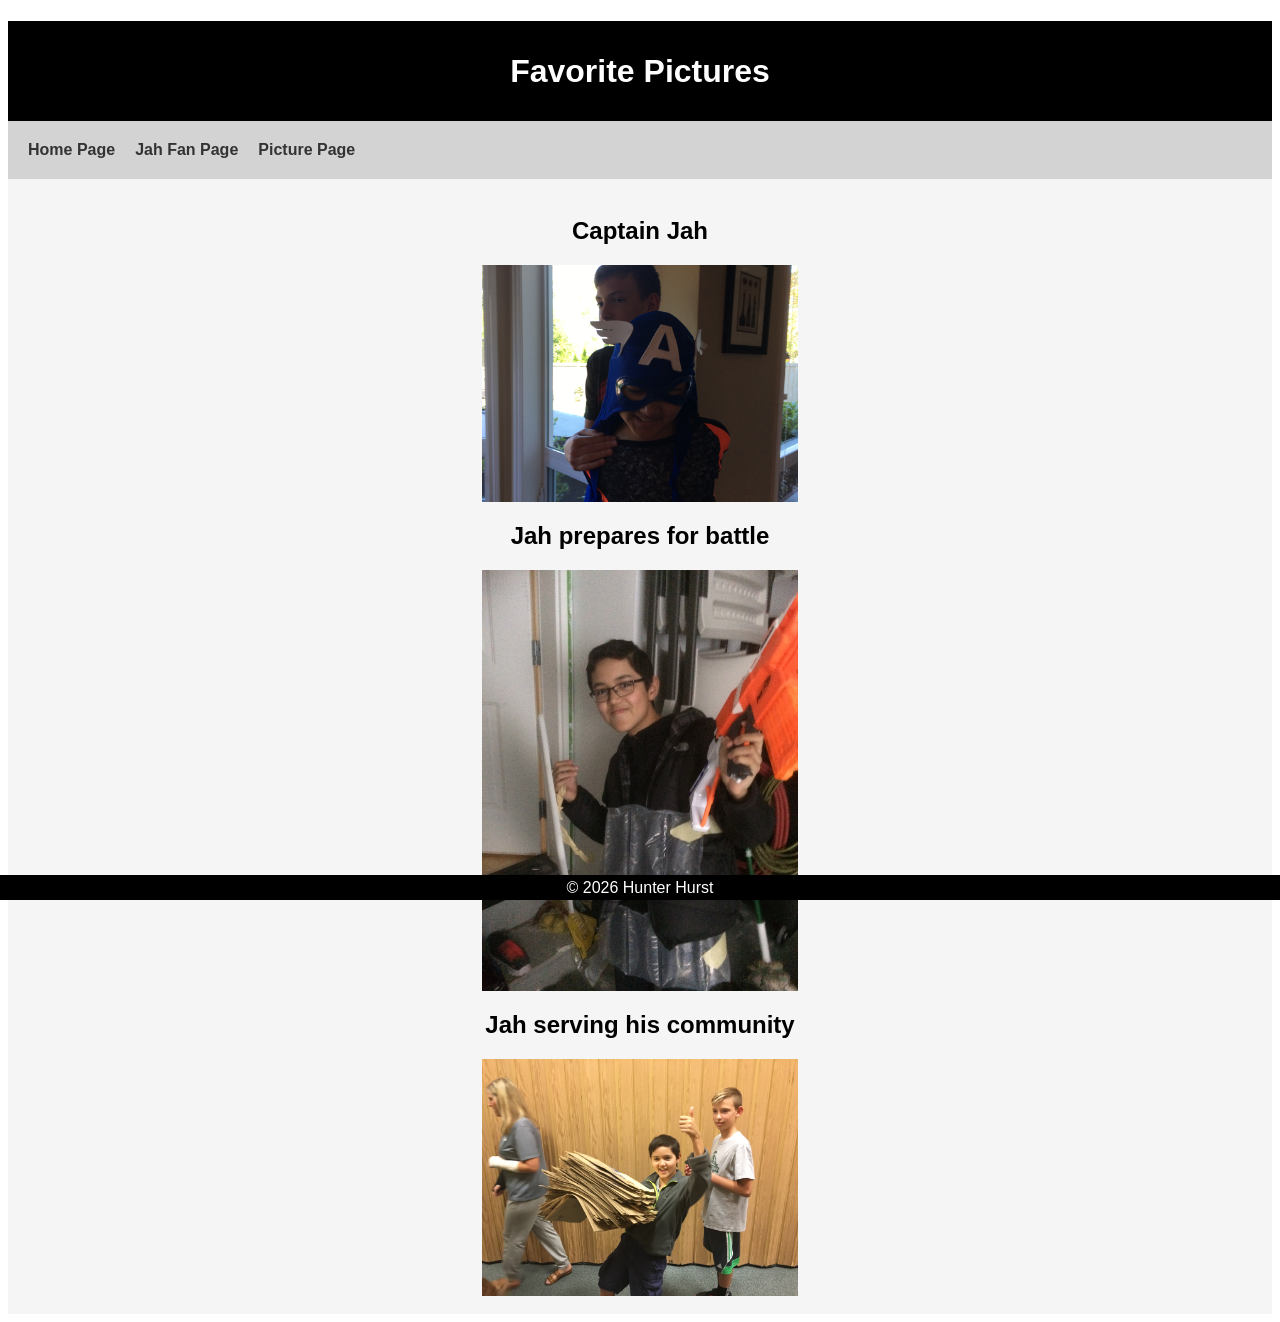
<file: WebDev/html/page3.html>
<!DOCTYPE html>
<html lang="en">
<head>
    <meta charset="UTF-8">
    <meta name="viewport" content="width=device-width, initial-scale=1.0">
    <title>Document</title>
    <link rel="stylesheet" type="text/css" href="../styles/newPageStyles.css">
</head>
<body>
    <div class="common header">
        <h1>Favorite Pictures</h1>
</div>
<nav class="common">
    <a href="../index.html">Home Page</a>
    <a href="dc.html">Jah Fan Page</a>
    <a href="#">Picture Page</a>
</nav>
    <div class="common mainbody">
        <br>
        <h2>Captain Jah</h2>
        <img src="../Images/Jah3.JPG">
        <h2>Jah prepares for battle</h2>
        <img src="../Images/Jah1.JPG">
        <h2>Jah serving his community</h2>
        <img src="../Images/Jah2.jpeg">
        
        <br>
    </div>
    <div class="common footer">
        &copy; 2026 Hunter Hurst
    </div>
</body>
</html>
</file>
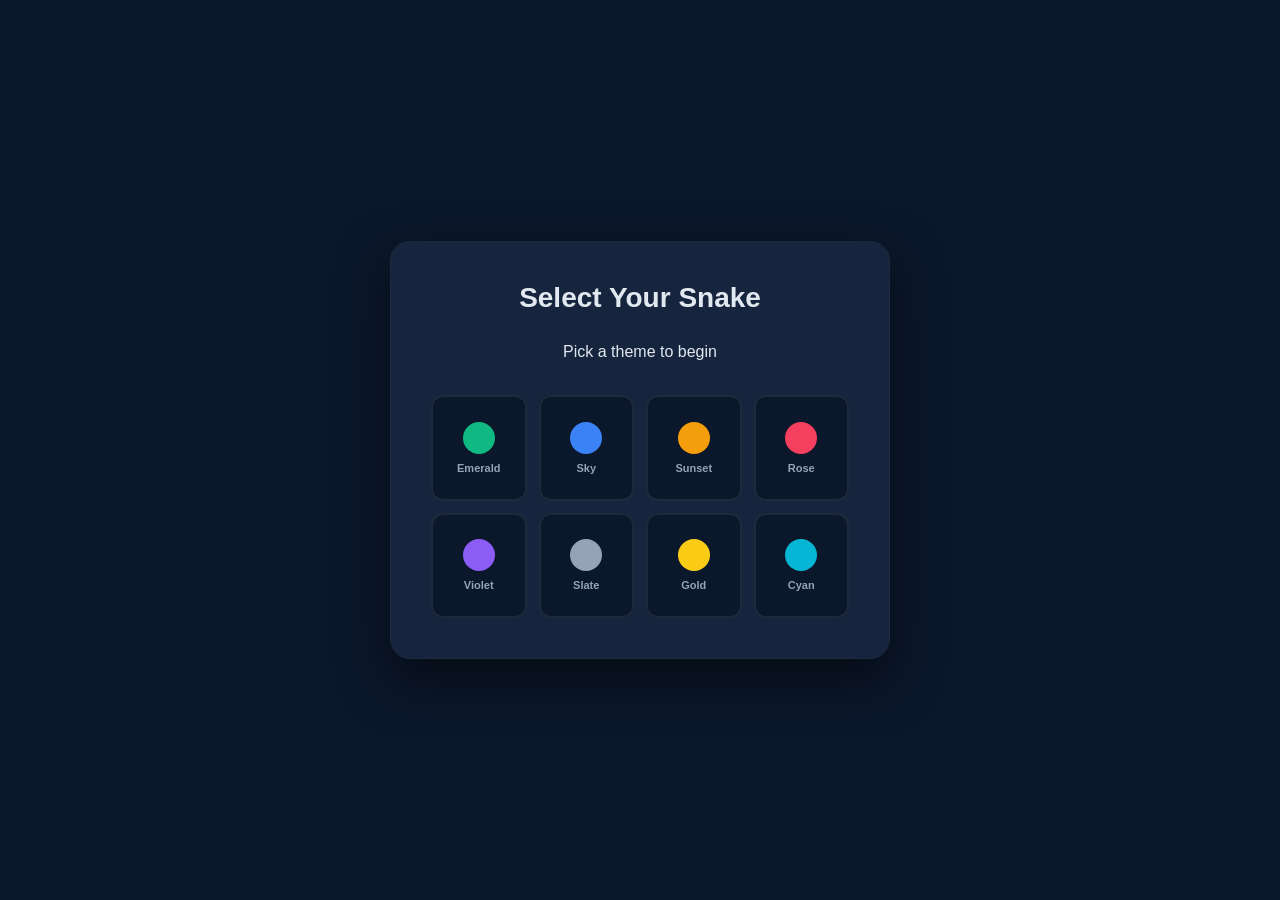
<file: WebDev/startbootstrap-clean-blog-gh-pages/ai.html>
<!DOCTYPE html>
<html lang="en">
<head>
<meta charset="UTF-8">
<meta name="viewport" content="width=device-width, initial-scale=1">
<title>Snake - Professional Edition</title>
<style>
  * { box-sizing: border-box; margin: 0; padding: 0; }
  body { 
    font-family: 'Segoe UI', sans-serif; 
    background: #0B172A; 
    color: #E2E8F0; 
    display: flex; 
    justify-content: center; 
    align-items: center;
    min-height: 100vh;
  }

  #snake-root { 
    display: flex; 
    flex-direction: column; 
    align-items: center; 
    width: 100%;
    padding: 20px;
  }

  /* FIXED COLOR SELECTION SCREEN */
  #color-screen { 
    display: flex; 
    flex-direction: column; 
    align-items: center; 
    gap: 1.5rem; 
    padding: 2.5rem;
    background: #16243d;
    border-radius: 20px;
    border: 1px solid #1E293B;
    box-shadow: 0 20px 50px rgba(0,0,0,0.5);
    width: 100%;
    max-width: 500px; /* Fixed the width so buttons fit */
  }

  .color-grid { 
    display: grid; 
    grid-template-columns: repeat(4, 1fr); 
    gap: 12px; 
    width: 100%;
  }

  .color-btn { 
    width: 100%; 
    aspect-ratio: 1 / 1.1;
    border-radius: 12px; 
    border: 2px solid #1E293B; 
    background: #0B172A;
    cursor: pointer; 
    display: flex; 
    flex-direction: column; 
    align-items: center; 
    justify-content: center; 
    gap: 8px; 
    transition: 0.2s; 
  }
  .color-btn:hover { transform: translateY(-5px); border-color: #94A3B8; }
  .color-btn .swatch { width: 32px; height: 32px; border-radius: 50%; }
  .color-btn span { font-size: 11px; font-weight: 600; color: #94A3B8; }

  /* GAME SCREEN */
  #game-screen { display: none; flex-direction: column; align-items: center; gap: 20px; }
  
  #hud { 
    display: flex; 
    gap: 60px; 
    font-size: 22px; 
    font-weight: bold;
    color: #94A3B8; 
    background: #16243d;
    padding: 15px 40px;
    border-radius: 50px;
    border: 1px solid #1E293B;
  }
  #hud span { color: #F8FAFC; }

  canvas { 
    border: 5px solid #1E293B; 
    border-radius: 15px; 
    background: #0D1117;
    box-shadow: 0 15px 50px rgba(0,0,0,0.7);
    width: 600px;
    height: 600px;
  }

  #message { font-size: 18px; color: #94A3B8; font-weight: 500; height: 28px; }

  #restart-btn { 
    display: none; 
    padding: 15px 40px; 
    border: none; 
    border-radius: 50px; 
    background: #94A3B8; 
    color: #0B172A;
    cursor: pointer; 
    font-size: 18px; 
    font-weight: bold;
    margin-bottom: 10px;
  }

  .dpad { display: grid; grid-template-columns: repeat(3, 75px); gap: 10px; }
  .dpad button { 
    background: #16243d; 
    border: 2px solid #1E293B; 
    color: #F8FAFC;
    border-radius: 15px; 
    font-size: 28px; 
    height: 75px;
    width: 100%;
    cursor: pointer; 
    display: flex; 
    align-items: center; 
    justify-content: center;
  }
  .dpad button:active { background: #94A3B8; color: #0B172A; }
</style>
</head>
<body>

<div id="snake-root">
  <div id="color-screen">
    <h2 style="font-size: 28px; margin-bottom: 5px;">Select Your Snake</h2>
    <p style="margin-bottom: 10px;">Pick a theme to begin</p>
    <div class="color-grid" id="color-grid"></div>
  </div>

  <div id="game-screen">
    <div id="hud">
      <div>SCORE <span id="score-val">0</span></div>
      <div>BEST <span id="best-val">0</span></div>
    </div>
    <canvas id="c" width="600" height="600"></canvas>
    <div id="message">Use arrow keys or click the buttons</div>
    <button id="restart-btn" onclick="startGame()">PLAY AGAIN</button>
    
    <div class="dpad">
      <div style="grid-column: 2;"><button onclick="handleBtn(event, 0,-1)">▲</button></div>
      <div style="grid-row: 2; grid-column: 1;"><button onclick="handleBtn(event, -1,0)">◀</button></div>
      <div style="grid-row: 2; grid-column: 2;"><button onclick="handleBtn(event, 0,1)">▼</button></div>
      <div style="grid-row: 2; grid-column: 3;"><button onclick="handleBtn(event, 1,0)">▶</button></div>
    </div>
  </div>
</div>

<script>
const COLORS = [
  { name:"Emerald", head:"#10B981", body:"#059669" },
  { name:"Sky",     head:"#3B82F6", body:"#2563EB" },
  { name:"Sunset",  head:"#F59E0B", body:"#D97706" },
  { name:"Rose",    head:"#F43F5E", body:"#E11D48" },
  { name:"Violet",  head:"#8B5CF6", body:"#7C3AED" },
  { name:"Slate",   head:"#94A3B8", body:"#64748B" },
  { name:"Gold",    head:"#FACC15", body:"#EAB308" },
  { name:"Cyan",    head:"#06B6D4", body:"#0891B2" },
];

const CELL=30, COLS=20, ROWS=20;
let snake, dx, dy, food, score, best=0, loop, chosen, dead;

const grid = document.getElementById('color-grid');
COLORS.forEach(c => {
  const btn = document.createElement('button');
  btn.className = 'color-btn';
  btn.innerHTML = `<div class="swatch" style="background:${c.head}"></div><span>${c.name}</span>`;
  btn.onclick = () => { chosen = c; pickColor(); };
  grid.appendChild(btn);
});

function pickColor() {
  document.getElementById('color-screen').style.display = 'none';
  document.getElementById('game-screen').style.display = 'flex';
  startGame();
}

function rndFood() {
  let f;
  do { f = { x: Math.floor(Math.random()*COLS), y: Math.floor(Math.random()*ROWS) }; }
  while (snake.some(s => s.x===f.x && s.y===f.y));
  return f;
}

function startGame() {
  clearInterval(loop);
  dead = false;
  snake = [{x:10,y:10},{x:9,y:10},{x:8,y:10}];
  dx=1; dy=0; score=0;
  food = rndFood();
  document.getElementById('score-val').textContent = 0;
  document.getElementById('message').textContent = 'Collect the pixels';
  document.getElementById('restart-btn').style.display = 'none';
  draw();
  loop = setInterval(tick, 110);
}

function handleBtn(e, nx, ny) {
  e.preventDefault(); 
  dir(nx, ny);
}

function dir(nx, ny) {
  if (nx===-dx && ny===-dy) return;
  dx=nx; dy=ny;
}

function tick() {
  const head = { x: snake[0].x+dx, y: snake[0].y+dy };
  if (head.x<0||head.x>=COLS||head.y<0||head.y>=ROWS||snake.some(s=>s.x===head.x&&s.y===head.y)) {
    clearInterval(loop); dead=true;
    if (score>best) { best=score; document.getElementById('best-val').textContent=best; }
    document.getElementById('message').textContent = "GAME OVER";
    document.getElementById('restart-btn').style.display = 'inline-block';
    draw(); return;
  }
  snake.unshift(head);
  if (head.x===food.x && head.y===food.y) {
    score++; document.getElementById('score-val').textContent=score; food=rndFood();
  } else { snake.pop(); }
  draw();
}

function draw() {
  const cv=document.getElementById('c'), ctx=cv.getContext('2d');
  ctx.fillStyle = '#0D1117';
  ctx.fillRect(0,0,cv.width,cv.height);

  ctx.strokeStyle = '#16243d';
  ctx.lineWidth = 1;
  for(let i=0; i<=COLS; i++) {
    ctx.beginPath(); ctx.moveTo(i*CELL, 0); ctx.lineTo(i*CELL, cv.height); ctx.stroke();
    ctx.beginPath(); ctx.moveTo(0, i*CELL); ctx.lineTo(cv.width, i*CELL); ctx.stroke();
  }

  snake.forEach((s,i) => {
    ctx.fillStyle = i===0 ? chosen.head : chosen.body;
    rr(ctx,s.x*CELL+2,s.y*CELL+2,CELL-4,CELL-4,i===0?8:5);
    if (i===0) {
      ctx.fillStyle='#fff';
      ctx.beginPath();
      ctx.arc(s.x*CELL+CELL/2 + (dx*7) + (dy*7), s.y*CELL+CELL/2 + (dy*7) - (dx*7), 4, 0, Math.PI*2);
      ctx.arc(s.x*CELL+CELL/2 + (dx*7) - (dy*7), s.y*CELL+CELL/2 + (dy*7) + (dx*7), 4, 0, Math.PI*2);
      ctx.fill();
    }
  });

  ctx.shadowBlur = 20;
  ctx.shadowColor = '#FF3E3E';
  ctx.fillStyle='#FF3E3E'; 
  rr(ctx,food.x*CELL+6,food.y*CELL+6,CELL-12,CELL-12,6);
  ctx.shadowBlur = 0;
}

function rr(ctx,x,y,w,h,r) {
  ctx.beginPath();
  ctx.moveTo(x+r,y); ctx.lineTo(x+w-r,y); ctx.arcTo(x+w,y,x+w,y+r,r);
  ctx.lineTo(x+w,y+h-r); ctx.arcTo(x+w,y+h,x+w-r,y+h,r);
  ctx.lineTo(x+r,y+h); ctx.arcTo(x,y+h,x,y+h-r,r);
  ctx.lineTo(x,y+r); ctx.arcTo(x,y,x+r,y,r);
  ctx.closePath(); ctx.fill();
}

document.addEventListener('keydown', e => {
  if (['ArrowUp','ArrowDown','ArrowLeft','ArrowRight'].includes(e.key)) e.preventDefault();
  if (e.key==='ArrowUp') dir(0,-1);
  if (e.key==='ArrowDown') dir(0,1);
  if (e.key==='ArrowLeft') dir(-1,0);
  if (e.key==='ArrowRight') dir(1,0);
});
</script>
</body>
</html>
</file>
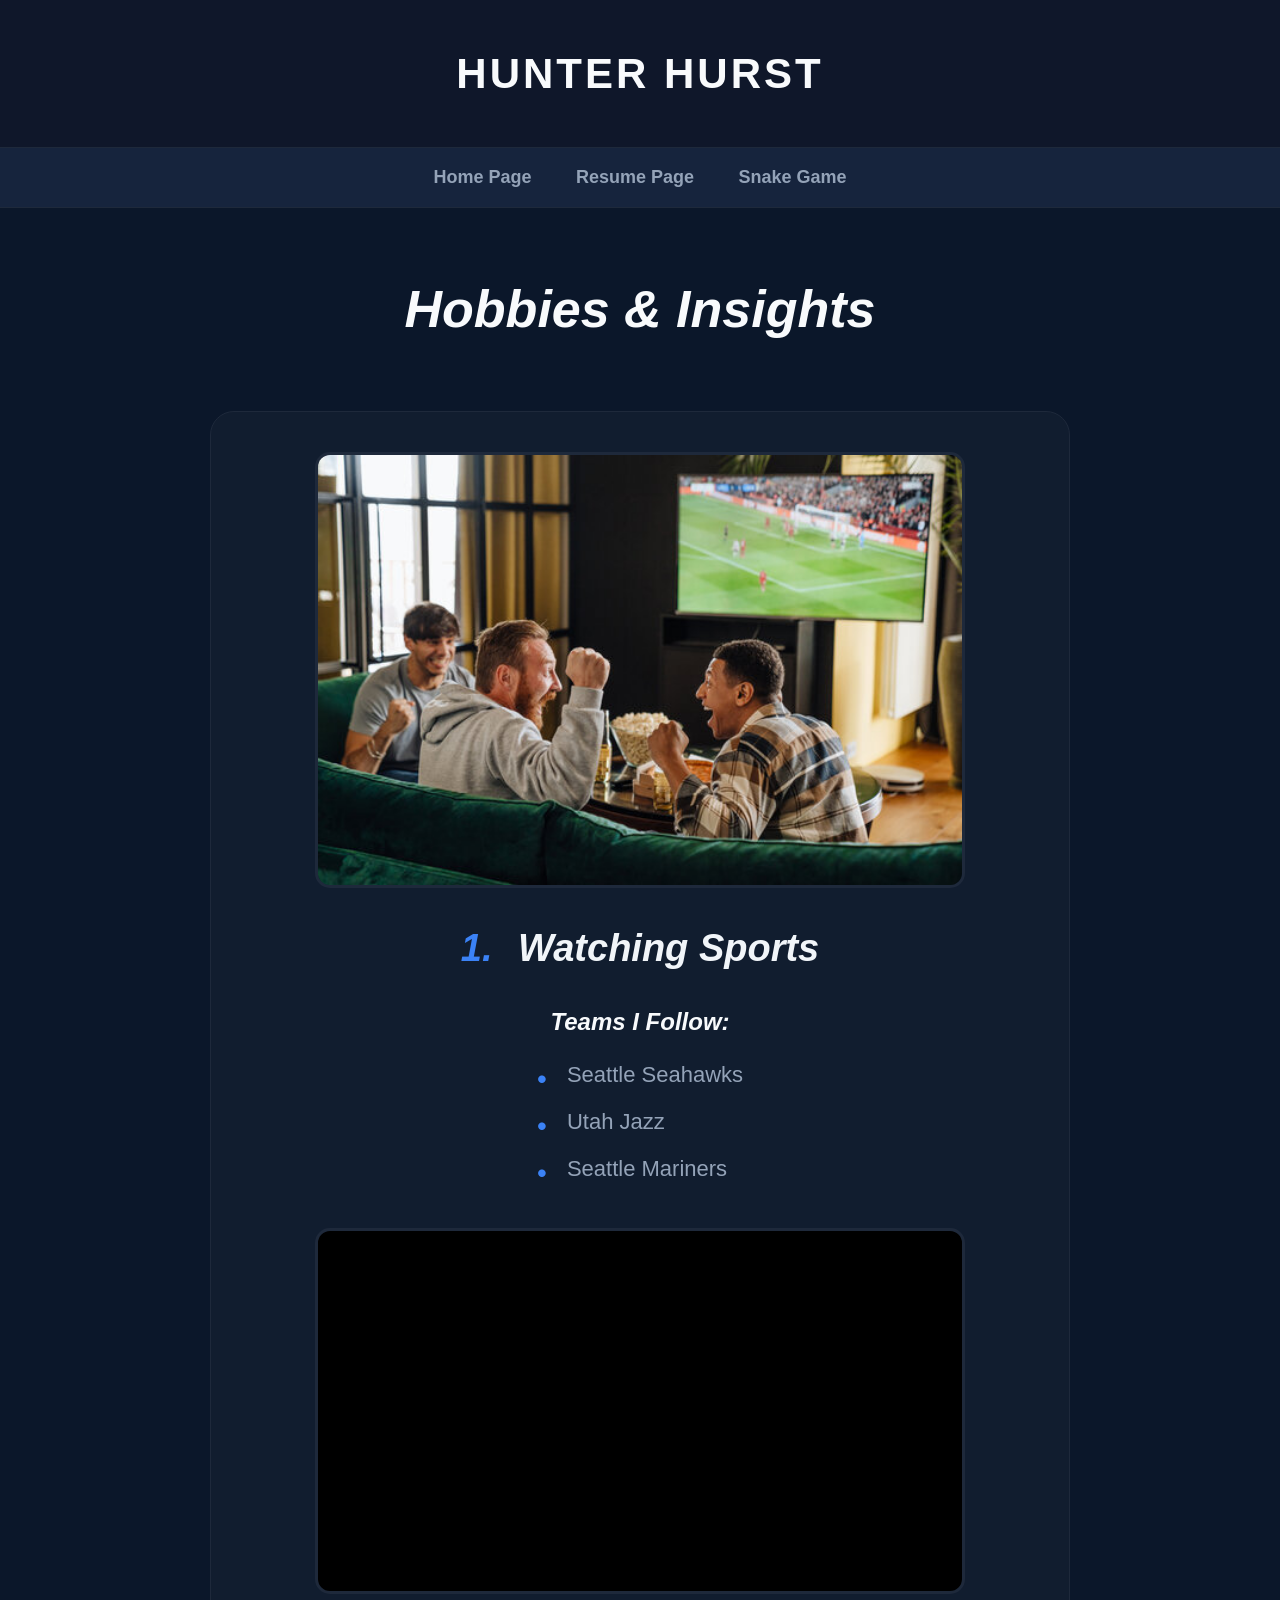
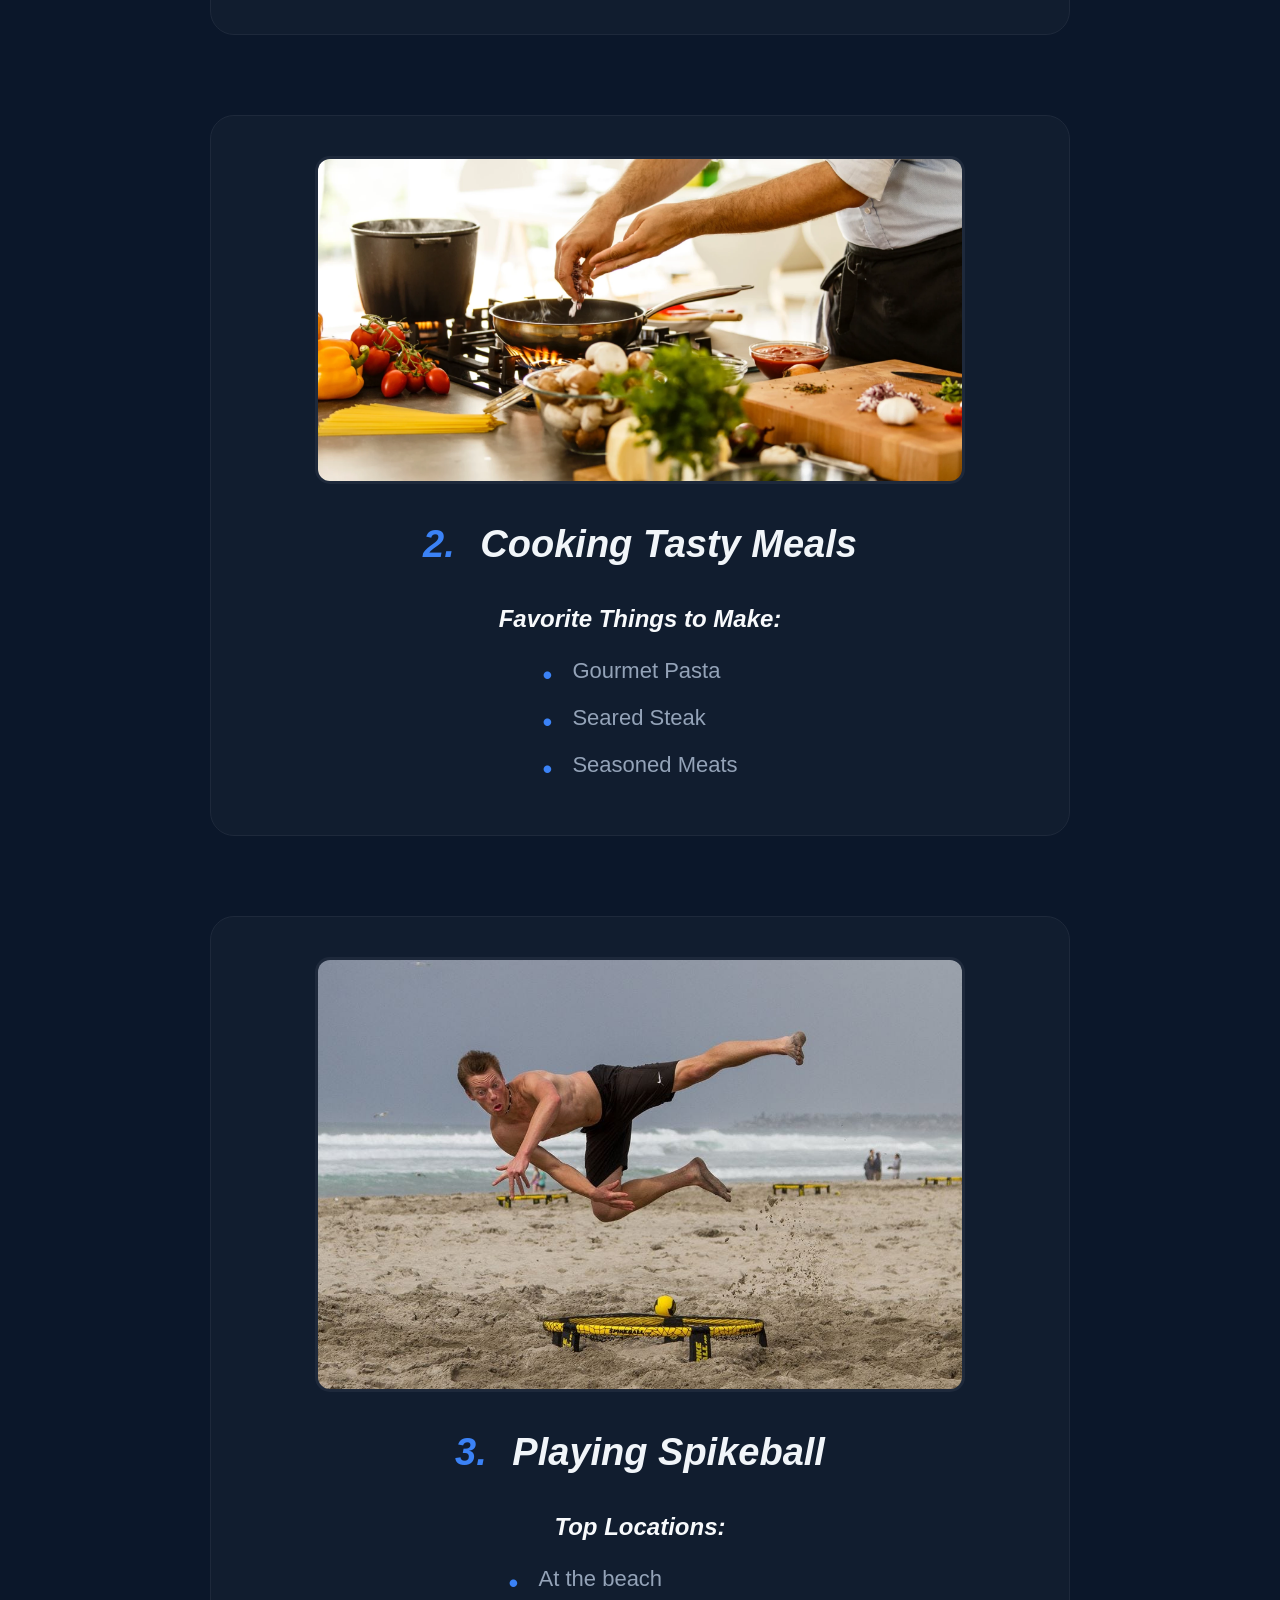
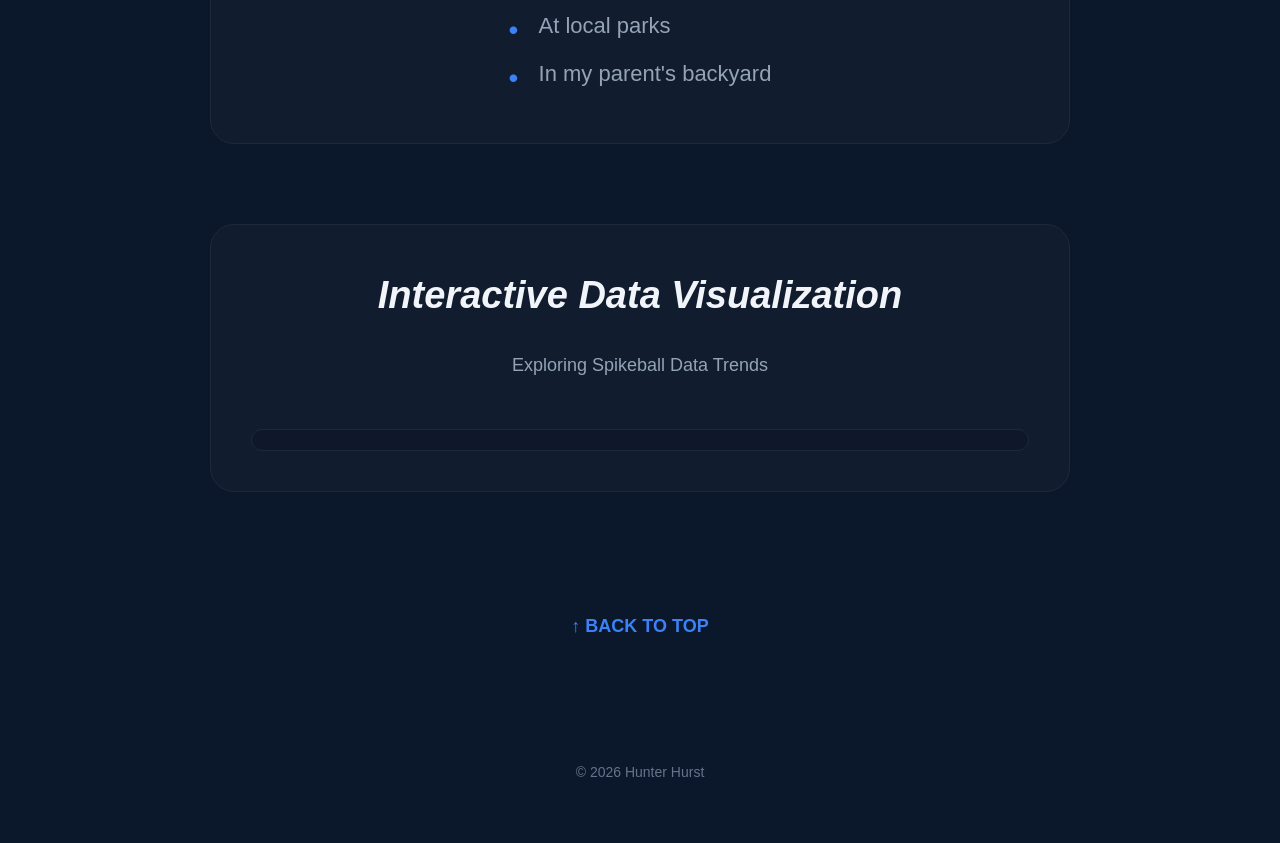
<file: WebDev/startbootstrap-clean-blog-gh-pages/fromscratch.html>
<!DOCTYPE html>
<html lang="en">
<head>
    <meta charset="UTF-8">
    <meta name="viewport" content="width=device-width, initial-scale=1.0">
    <title>Hunter Hurst's Hobbies & Data</title>
    <style>
        /* --- CORE STYLING --- */
        * { box-sizing: border-box; margin: 0; padding: 0; }
        
        body { 
            font-family: 'Segoe UI', Tahoma, Geneva, Verdana, sans-serif; 
            background: #0B172A; /* Deep Executive Navy */
            color: #E2E8F0; 
            text-align: center;
            line-height: 1.6;
        }

        /* --- NAVIGATION --- */
        .header { padding: 40px 20px; background: #0F172A; border-bottom: 1px solid #1E293B; }
        .header h1 { font-size: 42px; color: #F8FAFC; text-transform: uppercase; letter-spacing: 3px; }

        nav { background: #16243d; padding: 15px; position: sticky; top: 0; z-index: 100; border-bottom: 1px solid #1E293B; }
        nav a { color: #94A3B8; text-decoration: none; margin: 0 20px; font-weight: 600; font-size: 18px; transition: 0.3s; }
        nav a:hover { color: #F8FAFC; }

        /* --- CONTENT CONTAINERS --- */
        .mainbody { padding: 60px 20px; max-width: 900px; margin: 0 auto; display: flex; flex-direction: column; align-items: center; }
        
        .section-title { font-size: 52px; margin-bottom: 60px; font-weight: 800; color: #F8FAFC; font-style: italic; }

        .content-card { 
            margin-bottom: 80px; 
            width: 100%;
            background: #111d2f; 
            padding: 40px; 
            border-radius: 24px;
            border: 1px solid #1E293B;
            display: flex;
            flex-direction: column;
            align-items: center; 
        }

        /* --- TEXT & MEDIA --- */
        .hobby-name { font-size: 38px; margin-bottom: 25px; color: #F1F5F9; font-style: italic; }
        .number { color: #3B82F6; margin-right: 15px; }

        img { width: 100%; max-width: 650px; border-radius: 15px; margin-bottom: 30px; border: 3px solid #1E293B; }

        .details-box p { font-size: 24px; font-weight: 700; color: #F8FAFC; margin-bottom: 15px; font-style: italic; }

        /* Centered Bullets */
        .bullet-list { display: inline-block; text-align: left; margin: 0 auto; }
        ul { list-style: none; padding: 0; }
        ul li { font-size: 22px; color: #94A3B8; margin-bottom: 12px; padding-left: 30px; position: relative; }
        ul li::before { content: "•"; color: #3B82F6; position: absolute; left: 0; font-size: 28px; }

        /* --- VIDEO & TABLEAU --- */
        .video-wrapper {
            width: 100%;
            max-width: 650px;
            margin-top: 30px;
            aspect-ratio: 16 / 9;
            border-radius: 15px;
            overflow: hidden;
            border: 3px solid #1E293B;
            background: #000;
        }
        .video-wrapper iframe { width: 100%; height: 100%; border: none; }

        .tableau-wrapper {
            width: 100%;
            max-width: 850px; /* Slightly wider to accommodate the new dash */
            margin-top: 30px;
            background: #0F172A;
            padding: 10px;
            border-radius: 15px;
            border: 1px solid #1E293B;
            overflow-x: auto; /* Helps if the screen is narrower than the dashboard */
        }

        .back-to-top { color: #3B82F6; text-decoration: none; font-weight: bold; font-size: 18px; margin-top: 40px; display: block; }
        .footer { padding: 60px; color: #64748B; font-size: 14px; }
    </style>
</head>
<body>

    <div id="top" class="header">
        <h1>Hunter Hurst</h1>
    </div>

    <nav>
        <a href="fromscratch.html">Home Page</a>
        <a href="index.html">Resume Page</a>
        <a href="ai.html">Snake Game</a>
    </nav>

    <div class="mainbody">
        <h2 class="section-title">Hobbies & Insights</h2>
        
        <div class="content-card">
            <img src="../Images/sports.JPG" alt="Watching Sports">
            <h3 class="hobby-name"><span class="number">1.</span> Watching Sports</h3>
            <div class="details-box">
                <p>Teams I Follow:</p>
                <div class="bullet-list">
                    <ul>
                        <li>Seattle Seahawks</li>
                        <li>Utah Jazz</li>
                        <li>Seattle Mariners</li>
                    </ul>
                </div>
            </div>
            
            <div class="video-wrapper">
                <iframe src="https://www.youtube.com/embed/ksG9O8PHXbI" 
                        title="Seahawks Highlights" 
                        allow="accelerometer; autoplay; clipboard-write; encrypted-media; gyroscope; picture-in-picture" 
                        allowfullscreen>
                </iframe>
            </div>
        </div>

        <div class="content-card">
            <img src="../Images/cooking.WEBP" alt="Cooking Tasty Meals">
            <h3 class="hobby-name"><span class="number">2.</span> Cooking Tasty Meals</h3>
            <div class="details-box">
                <p>Favorite Things to Make:</p>
                <div class="bullet-list">
                    <ul>
                        <li>Gourmet Pasta</li>
                        <li>Seared Steak</li>
                        <li>Seasoned Meats</li>
                    </ul>
                </div>
            </div>
        </div>

        <div class="content-card">
            <img src="../Images/spikeball.JPG" alt="Playing Spikeball">
            <h3 class="hobby-name"><span class="number">3.</span> Playing Spikeball</h3>
            <div class="details-box">
                <p>Top Locations:</p>
                <div class="bullet-list">
                    <ul>
                        <li>At the beach</li>
                        <li>At local parks</li>
                        <li>In my parent's backyard</li>
                    </ul>
                </div>
            </div>
        </div>

        <div class="content-card">
            <h3 class="hobby-name">Interactive Data Visualization</h3>
            <p style="margin-bottom: 20px; color: #94A3B8; font-size: 18px;">
                Exploring Spikeball Data Trends
            </p>

            <div class="tableau-wrapper">
                <div class='tableauPlaceholder' id='viz1776200271213' style='position: relative; margin: 0 auto;'>
                    <noscript>
                        <a href='#'><img alt='Dashboard 1 ' src='https:&#47;&#47;public.tableau.com&#47;static&#47;images&#47;sp&#47;spikeball_mobile&#47;Dashboard1&#47;1_rss.png' style='border: none' /></a>
                    </noscript>
                    <object class='tableauViz' style='display:none;'>
                        <param name='host_url' value='https%3A%2F%2Fpublic.tableau.com%2F' /> 
                        <param name='embed_code_version' value='3' /> 
                        <param name='site_root' value='' />
                        <param name='name' value='spikeball_mobile&#47;Dashboard1' />
                        <param name='tabs' value='no' />
                        <param name='toolbar' value='yes' />
                        <param name='static_image' value='https:&#47;&#47;public.tableau.com&#47;static&#47;images&#47;sp&#47;spikeball_mobile&#47;Dashboard1&#47;1.png' /> 
                        <param name='animate_transition' value='yes' />
                        <param name='display_static_image' value='yes' />
                        <param name='display_spinner' value='yes' />
                        <param name='display_overlay' value='yes' />
                        <param name='display_count' value='yes' />
                        <param name='language' value='en-US' />
                    </object>
                </div>                
                <script type='text/javascript'>                    
                    var divElement = document.getElementById('viz1776200271213');                    
                    var vizElement = divElement.getElementsByTagName('object')[0];                    
                    if ( divElement.offsetWidth > 800 ) { vizElement.style.width='827px';vizElement.style.height='1196px';} 
                    else if ( divElement.offsetWidth > 500 ) { vizElement.style.width='827px';vizElement.style.height='1196px';} 
                    else { vizElement.style.width='100%';vizElement.style.height='1627px';}                     
                    var scriptElement = document.createElement('script');                    
                    scriptElement.src = 'https://public.tableau.com/javascripts/api/viz_v1.js';                    
                    vizElement.parentNode.insertBefore(scriptElement, vizElement);                
                </script>
                </div>
        </div>

        <a href="#top" class="back-to-top">↑ BACK TO TOP</a>
    </div>

    <div class="footer">
        &copy; 2026 Hunter Hurst
    </div>

</body>
</html>
</file>
<file: WebDev/styles/newPageStyles.css>
.header{
    background-color: black;
    color: white;
    height: 100px;
    line-height: 100px;
}

.mainbody{
    background-color: whitesmoke;
}

img{
    display: block;
    width:25%;
    margin-left:auto;
    margin-right:auto;
}

.footer{
    background-color: black;
    color: white;
    height:25px;
    line-height: 25px;
    position: fixed;
    bottom:0px;
    right:0px;
    left:0px;
}

.common{
    text-align: center;
    font-family: Arial, Helvetica, sans-serif
}

nav{
    background-color: lightgray;
    padding:10px;
    overflow: hidden;
}

nav a{
    color:#333;
    padding:10px;
    text-decoration: none;
    font-size:16px;
    font-weight: bold;
    float:left;
}

nav a:hover{
    background-color:#ccc;
}
</file>
